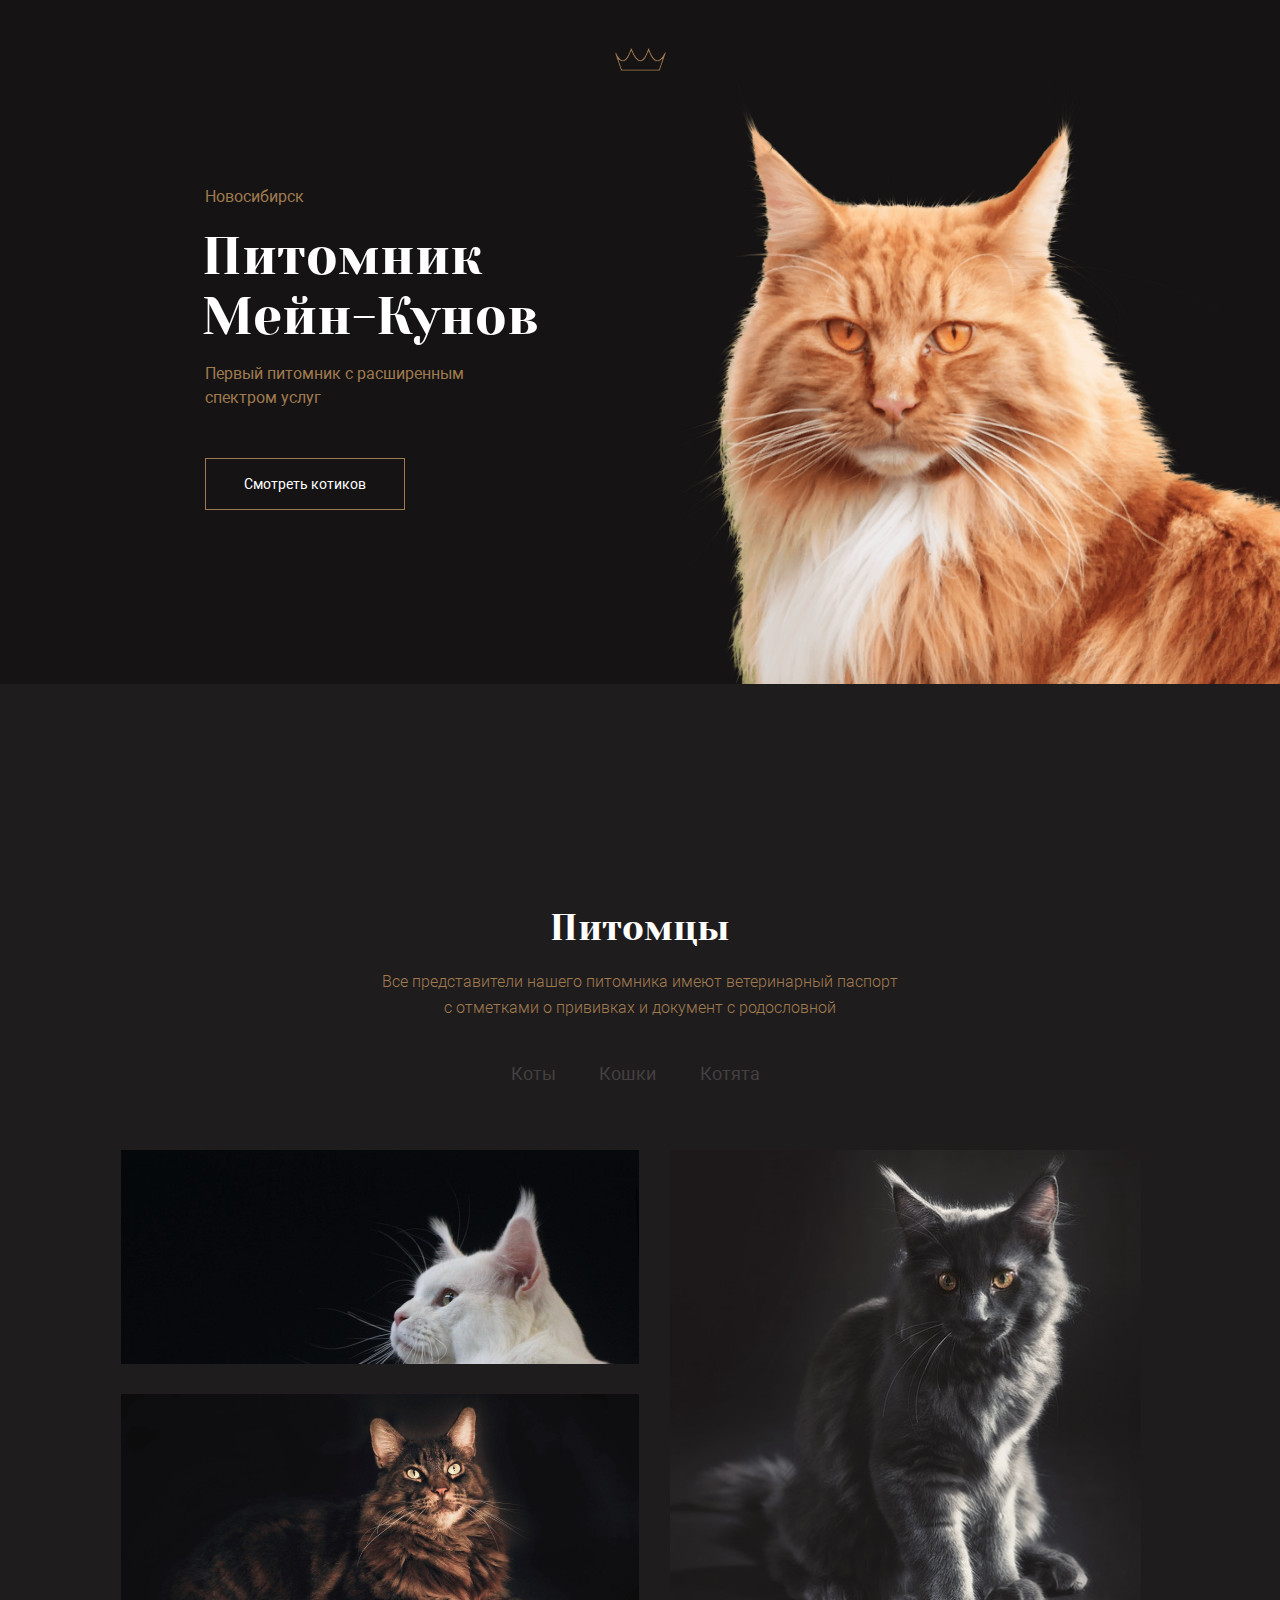
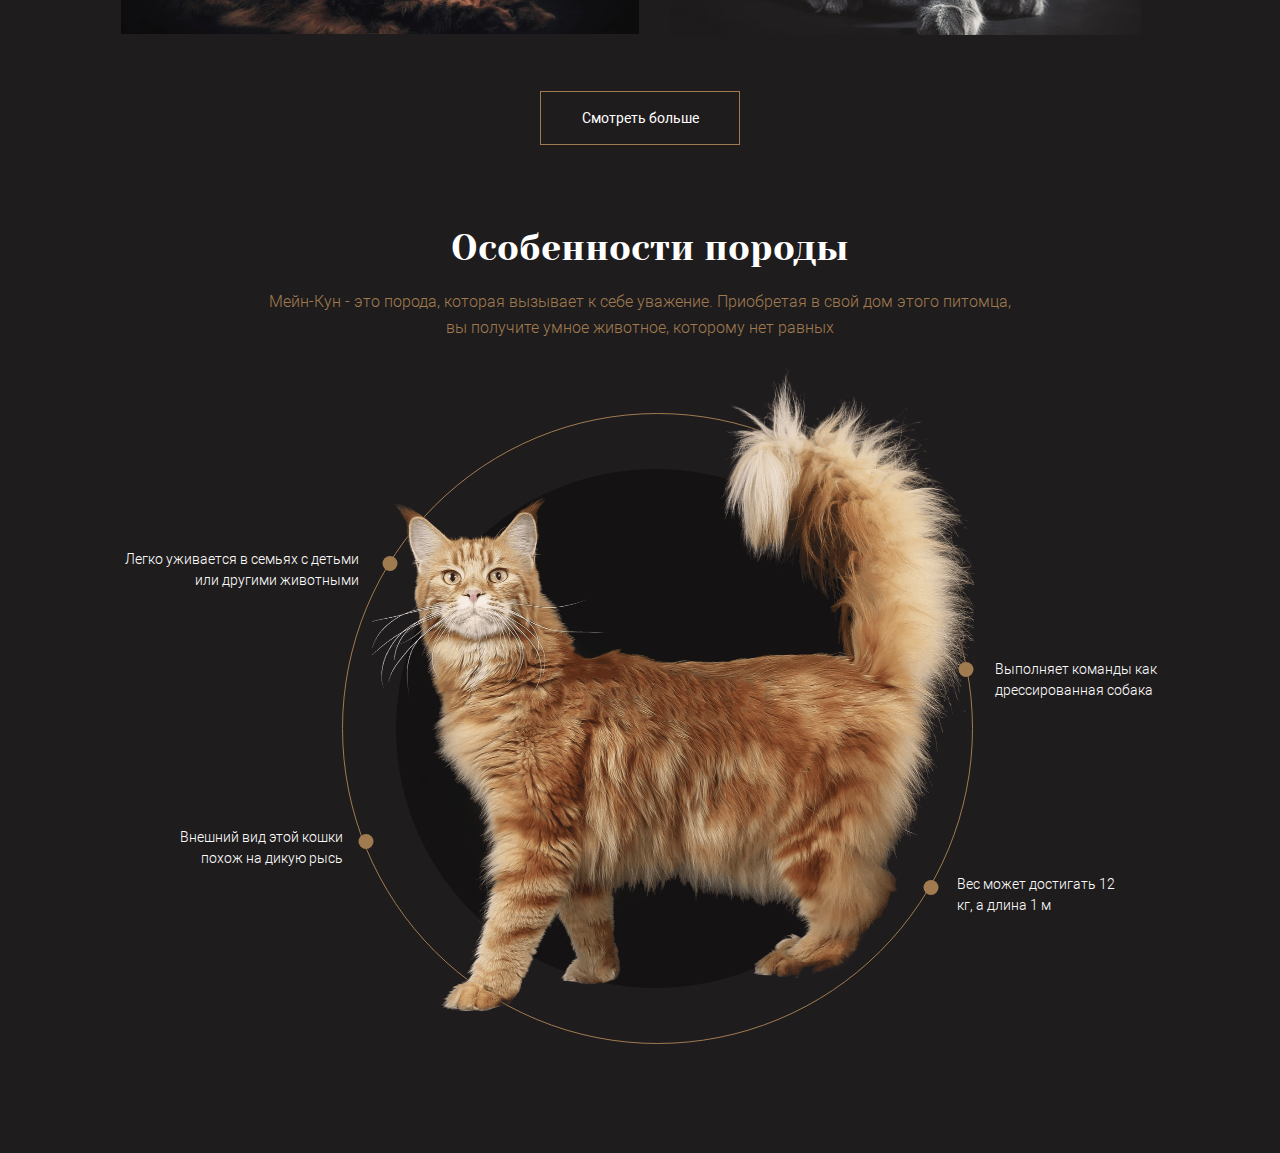
<file: code/index.html>
<!DOCTYPE html>
<html lang="ru">

<head>
  <meta charset="UTF-8">
  <meta name="description" content="Питомник Мейн-Кунов в Новосибирске. Первый питомник с расширенным спектром услуг">
  <meta name="viewport" content="width=device-width, initial-scale=1.0">
  <title>Питомник Мейн Кунов</title>
  <link rel="stylesheet" href="css/normalize.css">
  <link rel="stylesheet" href="css/style.css">
</head>

<body>
  <div style="display:none;">
    <svg xmlns="http://www.w3.org/2000/svg" xmlns:xlink="http://www.w3.org/1999/xlink">
    <symbol id="icon-crown" viewbox="0 0 49 23">
    <path d="M41.8399 22H6.99989C6.66144 22 6.3606 21.7851 6.25095 21.4657L1.0428 6.29874C0.901441 5.88527 1.12164 5.43605 1.5353 5.294C1.66216 5.25103 1.79446 5.24017 1.91725 5.26189C2.20359 5.27862 2.47046 5.45143 2.59415 5.73191C3.23797 7.19174 5.52829 11.9047 8.2001 11.9047C8.23318 11.9047 8.2667 11.9038 8.30068 11.9019C9.91229 11.8305 12.4328 9.97344 15.2885 1.53743C15.3977 1.21624 15.699 1 16.0384 1C16.3782 1 16.6795 1.21624 16.7887 1.53743C17.7637 4.41412 21.0318 11.8581 24.4253 11.8581C24.4344 11.8581 24.443 11.8576 24.4525 11.8576C26.0614 11.8382 28.5352 10.0354 31.1844 1.55507C31.2881 1.22438 31.594 1 31.9406 1H31.9483C32.298 1.00362 32.6039 1.23524 32.7008 1.57045C33.5105 4.35441 36.3821 11.6463 39.9043 11.9508C41.9622 12.12 44.2439 9.79475 46.4967 5.20172C46.6797 4.82669 47.1246 4.65796 47.5111 4.81855C47.8967 4.97824 48.0924 5.40981 47.9574 5.8052L42.5893 21.4657C42.4792 21.7856 42.1783 22 41.8399 22ZM7.56534 20.4189H41.2736L44.3758 11.3686C42.8765 12.9528 41.3542 13.6594 39.7666 13.5264C35.8656 13.1876 33.1888 7.57491 31.9442 4.27569C29.7458 10.4027 27.2915 13.4052 24.4706 13.4382C24.4552 13.4382 24.4407 13.4391 24.4253 13.4391C20.4831 13.4391 17.4398 7.40482 16.061 4.07619C13.7086 10.2743 11.1841 13.3559 8.37091 13.4817C6.92876 13.5373 5.67282 12.8198 4.59132 11.7554L7.56534 20.4189Z"></path>
    </symbol>
  </svg>
  </div>

  <header class="header">
    <div class="header__container container">
      <div class="header__wrapper">
        <a class="logo header__logo" aria-label="Логотип питомника Мейн Кунов">
          <svg class="crown crown--header" width="55" height="25">
            <use xlink:href="#icon-crown" x="0" y="0"></use>
          </svg>
        </a>
        <div class="header__content">
          <p class="header__city">Новосибирск</p>
          <h1 class="header__title">Питомник Мейн-Кунов</h1>
          <p class="header__lead">Первый питомник с расширенным спектром услуг</p>
          <a href="#" class="header__btn">Смотреть котиков</a>
        </div>
      </div>
    </div>
  </header>

  <main>
    <section class="section pets">
      <div class="section__wrapper pets__wrapper container">
        <h2 class="section__title pets__title">Питомцы</h2>
        <span class="section__lead pets__lead">Все представители нашего питомника имеют ветеринарный паспорт с отметками о прививках и документ с родословной</span>
        <ul class="pets__list">
          <li class="pets__item pets__item">
            <a class="pets__tab pets__tab--active" href="#pets-tab-content-1">Коты</a>
          </li>
          <li class="pets__item">
            <a class="pets__tab" href="#pets-tab-content-2">Кошки</a>
          </li>
          <li class="pets__item">
            <a class="pets__tab" href="#pets-tab-content-3">Котята</a>
          </li>
        </ul>

        <div class="pets__tab-content-wrapper">
          <div class="pets__tab-content show slider" id="pets-tab-content-1">
            <div class="pets__slider slider__list slider__container">
              <div class="gallery slider__wrapper">
                <div class="gallery__item gallery__item--top slider__slide">
                  <img class="gallery__item-img gallery__item-img--top" src="img/pets-list-1-desktop@2x.png" width="518" height="382" alt="Мейн Кун">
                </div>

                <div class="gallery__item gallery__item--buttom slider__slide">
                  <img class="gallery__item-img gallery__item-img--bottom" src="img/pets-list-2-desktop@2x.png" width="518" height="241" alt="Мейн Кун">
                </div>


                <div class="gallery__item gallery__item--large slider__slide slider__slide--active">
                  <img class="gallery__item-img gallery__item-img--large" src="img/pets-list-3-desktop@2x.png" width="471" height="485" alt="Мейн Кун">
                </div>
              </div>
            </div>

            <div class="pets__btn-wraper">
              <a src="#" class="pets__btn">Смотреть больше</a>
            </div>

          </div>
        </div>
      </div>
    </section>

    <section class="section breed-features">
      <div class="container">
        <div class="section__wrapper breed-features__wrapper">
          <h6 class="section__title breed-features__title">Особенности породы</h6>
          <p class="section__lead breed-features__lead">
            Мейн-Кун - это порода, которая вызывает к себе уважение. Приобретая в свой дом этого питомца, вы получите умное животное, которому нет равных
          </p>
          <div class="breed-features__image">
            <img src="img/breed-features-desktop@2x.png" width="602" height="655" alt="Изображение рыжего Мейн Куна">
          </div>
          <ul class="breed-features__list">
            <li class="breed-features__item breed-features__item--cohabitation">
              Легко уживается в семьях с детьми или другими животными
            </li>
            <li class="breed-features__item breed-features__item--instruction">
              Выполняет команды как дрессированная собака
            </li>
            <li class="breed-features__item breed-features__item--weight">
              Вес может достигать 12 кг, а длина 1 м
            </li>
            <li class="breed-features__item breed-features__item--appearance">
              Внешний вид этой кошки похож на дикую рысь
            </li>
          </ul>
        </div>
      </div>
    </section>

  </main>
</body>

</html>
</file>
<file: code/css/style.css>
@font-face {
  font-family: "Roboto";
  src: url("../fonts/Robotolight.woff2"), url("../fonts/Robotolight.woff");
  font-weight: 300;
  font-style: normal;
}

@font-face {
  font-family: "Roboto";
  src: url("../fonts/Roboto.woff2"), url("../fonts/Roboto.woff");
  font-weight: normal;
  font-style: normal;
}

@font-face {
  font-family: "Roboto";
  src: url("../fonts/Robotomedium.woff2"), url("../fonts/Robotomedium.woff");
  font-weight: 500;
  font-style: normal;
}

@font-face {
  font-family: "Roboto";
  src: url("../fonts/Robotobold.woff2"), url("../fonts/Robotobold.woff");
  font-weight: bold;
  font-style: normal;
}

@font-face {
  font-family: "Yeseva One";
  src: url("../fonts/yesevaone.woff2"), url("../fonts/yesevaone.woff");
  font-weight: normal;
  font-style: normal;
}

html {
  box-sizing: border-box;
}

*,
*::before,
*::after {
  box-sizing: inherit;
}

body {
  min-width: 320px;
  margin: 0;
  padding: 0;
  font-family: "Roboto", "Arial", sans-serif;
  font-size: 11px;
  line-height: 16px;
  font-weight: 400;
  color: #ffffff;
  background-color: #151313;
}

a {
  text-decoration: none;
}

img {
  max-width: 100%;
  height: auto;
}

.visually-hidden:not(:focus):not(:active) {
  position: absolute;
  overflow: hidden;
  clip: rect(0, 0, 0, 0);
  width: 1px;
  height: 1px;
  margin: -1px;
  padding: 0;
  white-space: nowrap;
  border: 0;
  clip-path: inset(100%);
}



.pets_btn:hover {
    color: #fff;
    background-color: blue;
}
.pets_tab:hover {


}

.gallery_item-img:hover {

}

.breed-features_item:hover {

}

.container {
  position: relative;
  max-width: 1286px;
  margin: 0 auto;
  padding: 0 40px;
}
.container2 {
    display: flex;
  position: relative;
  max-width: 1286px;
  margin: 0 auto;
  padding: 0 40px;
}
.col-1 {
    flex: 1;
}

.row {
    flex-direction: row;
}

.column {
    flex-direction: column;
}
.viravnivanie {
    margin-right: 10px;
    text-align: center;
}

.section__wrapper {
  display: flex;
  flex-direction: column;
  justify-content: flex-start;
  align-items: center;
}

.section__title {
  margin: 0;
  font-family: "Yeseva One", "Georgia", serif;
  font-style: normal;
  font-weight: normal;
  font-size: 36px;
  line-height: 42px;
  color: #ffffff;
  text-align: center;
}


.section__lead {
  margin: 0;
  font-family: "Roboto", "Arial", sans-serif;
  font-style: normal;
  font-weight: 300;
  font-size: 16px;
  line-height: 26px;
  text-align: center;
  color: #a07b50;
}


.header {
  position: relative;
  background-color: #151313;
}

.header__container {
  position: relative;
  max-width: 1366px;
  margin: 0 auto;
  padding: 0 80px;
  background-image: url("../img/main-cat-desktop@2x.png");
  background-repeat: no-repeat;
  background-size: 600px auto;
  background-position: right 0 bottom 0;
}
.breed-features__item--cohabitation2 {
  font-size: 14px;
  line-height: 21px;
  top: 343px;
  left: -409px;
  max-width: 255px;
    margin-right: 10px;
    text-align: center;
    color: #fff;
}

.breed-features__item--cohabitation3 {
    color: #999;
    text-decoration: none;
}
.breed-features__item--cohabitation3:hover {
    color: #777;
}

.header__wrapper {
  margin: 0 auto;
  width: auto;
  position: relative;
  display: flex;
  flex-direction: row;
  justify-content: flex-start;
  flex-wrap: wrap;
  padding-top: 47px;
  padding-bottom: 64px;
  overflow: hidden;
  z-index: 2;
}

.header__logo {
  display: block;
  width: 100%;
  margin-bottom: 78px;
  text-align: center;
}

.header__logo svg {
  fill: #a07b50;
  stroke: #151313;
  stroke-width: 0.8;
  transition: fill 0.3s ease-out;
}

.header__logo svg:hover,
.header__logo svg:focus {
  fill: #ffffff;
}

.header__content {
  width: auto;
  padding-left: 125px;
  padding-left: 125px;
}

.header__city {
  font-family: "Roboto", "Arial", sans-serif;
  font-style: normal;
  font-weight: normal;
  font-size: 16px;
  line-height: 24px;
  text-align: left;
  color: #a07b50;
  max-width: 330px;
  margin-top: 30px;
  margin-bottom: 17px;
}

@media (max-width: 767px) {
  .header__city {
    font-size: 14px;
    line-height: 150%;
    margin-bottom: 5px;
    max-width: 277px;
  }
}

.header__title {
  margin: 0;
  margin-bottom: 16px;
  font-family: "Yeseva One", "Georgia", serif;
  font-style: normal;
  font-weight: normal;
  font-size: 52px;
  line-height: 60px;
  color: #ffffff;
  max-width: 350px;
  transform: translateX(-3px);
}

.header__lead {
  margin: 0;
  font-family: "Roboto", "Arial", sans-serif;
  font-style: normal;
  font-weight: normal;
  font-size: 16px;
  line-height: 24px;
  text-align: left;
  color: #a07b50;
  max-width: 330px;
  margin-bottom: 48px;
}

.header__btn {
  text-align: center;
  width: 200px;
  font-family: "Roboto", "Arial", sans-serif;
  font-style: normal;
  font-weight: normal;
  font-size: 14px;
  line-height: 14px;
  color: #ffffff;
  display: block;
  overflow: hidden;
  cursor: pointer;
  border: 1px solid #a07b50;
  background-color: transparent;
  text-decoration: none;
  padding: 18px;
  transition: color 0.3s ease-out, border 0.3s ease-out;
  margin-bottom: 110px;
}
.header__btn:hover {
    text-align: center;
  width: 200px;
  font-family: "Roboto", "Arial", sans-serif;
  font-style: normal;
  font-weight: normal;
  font-size: 14px;
  line-height: 14px;
  color: #000;
  display: block;
  overflow: hidden;
  cursor: pointer;
  border: 1px solid #a07b50;
  background-color: #a07b50;
  text-decoration: none;
  padding: 18px;
  transition: color 0.3s ease-out, border 0.3s ease-out;
  margin-bottom: 110px;
}

.slider {
  position: relative;
  display: flex;
  flex-direction: row;
  justify-content: space-between;
  align-items: center;
}

.slider__container {
  margin-left: auto;
  margin-right: auto;
  position: relative;
  overflow: hidden;
  list-style: none;
  padding: 0;
}

.slider__wrapper {
  position: relative;
  width: 100%;
  height: 100%;
  z-index: 1;
  display: flex;
  transition-property: transform;
  box-sizing: content-box;
}

.slider__slide {
  flex-shrink: 0;
  width: 100%;
  height: 100%;
  position: relative;
  transition-property: transform;
}

.slider__button {
  z-index: 5;
  display: block;
  width: 14px;
  height: 31px;
  border: none;
  background-color: transparent;
  cursor: pointer;
  background-repeat: no-repeat;
  background-position: center;
}

.slider__button::after {
  display: none;
}

.slider__button--prev,
.slider__button--next {
  position: absolute;
  top: 50%;
}

.slider__button--prev {
  left: 0;
  background-image: url("../img/arrowPrev.svg");
}

.slider__button--next {
  right: 0;
  background-image: url("../img/arrowNext.svg");
}


.pets {
  background-color: #1f1c1d;
}

.pets__tab-content-wrapper {
  width: 100%;
}

.pets__wrapper {
  padding-top: 223px;
  padding-bottom: 21px;
}

.pets__title {
  margin-bottom: 20px;
}

.pets__lead {
  margin-bottom: 42px;
  max-width: 523px;
}

.pets__list {
  margin: 0 auto;
  padding: 0;
  list-style: none;
  text-align: center;
  display: flex;
  flex-direction: row;
  justify-content: flex-start;
  flex-wrap: wrap;
  width: 259px;
  margin-bottom: 66px;
  padding-right: 10px;
}

.pets__item {
  margin-right: auto;
}

.pets__item:last-of-type {
  margin-right: 0;
}

.pets__tab {
  display: block;
  font-family: "Roboto", "Arial", sans-serif;
  font-style: normal;
  font-weight: normal;
  font-size: 18px;
  line-height: 21px;
  text-decoration: none;
  color: #666;
  border: none;
  background-color: transparent;
  cursor: pointer;
  opacity: 0.5;
  transition: opacity 0.3s ease-out;
}
.pets__tab:hover {
  display: block;
  font-family: "Roboto", "Arial", sans-serif;
  font-style: normal;
  font-weight: normal;
  font-size: 18px;
  line-height: 21px;
  text-decoration: none;
  color: #ffffff;
  border: none;
  background-color: transparent;
  cursor: pointer;
  opacity: 0.5;
  transition: opacity 0.3s ease-out;
}
}

.pets__tab--active {
  color: #fff;
}

.pets__tab-content {
  display: none;
}

.pets__tab-content button {
  display: none;
  margin: 0;
}

.pets__sliders-wrapper {
  display: flex;
  flex-direction: row;
  justify-content: space-between;
  align-items: center;
  align-self: stretch;
}

.pets__btn-wraper {
  width: 100%;
}

.pets__btn {
  margin: 0 auto 40px;
  margin-bottom: 40px;
  width: 200px;
  font-family: "Roboto", "Arial", sans-serif;
  font-style: normal;
  font-weight: normal;
  font-size: 14px;
  line-height: 16px;
  color: #ffffff;
  display: block;
  overflow: hidden;
  cursor: pointer;
  border: 1px solid #a07b50;
  background-color: transparent;
  text-align: center;
  text-decoration: none;
  padding: 18px;
  transition: color 0.3s ease-out, border 0.3s ease-out;
}
.pets__btn:hover {
    margin: 0 auto 40px;
  margin-bottom: 40px;
  width: 200px;
  font-family: "Roboto", "Arial", sans-serif;
  font-style: normal;
  font-weight: normal;
  font-size: 14px;
  line-height: 16px;
  color: #000;
  display: block;
  overflow: hidden;
  cursor: pointer;
  border: 1px solid #a07b50;
  background-color: #a07b50;
  text-align: center;
  text-decoration: none;
  padding: 18px;
  transition: color 0.3s ease-out, border 0.3s ease-out;
}

.gallery {
  display: block;
  width: 100%;
  max-width: 1068px;
  height: auto;
  margin: 0 auto 56px;
  column-count: 2;
  column-gap: 30px;
  padding-left: 30px;
}

@media (max-width: 1023px) {
  .gallery {
    display: flex;
    height: 495px;
    column-count: 1;
    column-gap: 0;
    margin-bottom: 56px;
    padding-left: 0;
  }
}

.gallery__wrapper {
  display: flex;
  flex-direction: row;
  justify-content: flex-start;
}

.gallery__layout-column {
  margin-right: 35px;
}

.gallery__item {
  flex-shrink: 1;
  line-height: 0;
  break-inside: avoid;
  page-break-inside: avoid;
  overflow: hidden;
  width: 100%;
}

.gallery__item--top {
  margin-bottom: 30px;
  height: 214px;
}

.gallery__item--bottom {
  height: 241px;
}

.gallery__item--large {
  width: calc(100% - 30px);
  max-width: 474px;
  height: 485px;
}

.gallery__item img {
  line-height: 0;
}

.gallery__item-img1 {
  width: 100%;
  height: 100%;
  object-fit: cover;
  object-position: center;
    background: #000;
}
.gallery__item-img2 {
  width: 100%;
  height: 100%;
  object-fit: cover;
  object-position: center;
    background: #000;
}
.gallery__item-img3 {
  width: 100%;
  height: 100%;
  object-fit: cover;
  object-position: center;
    background: 100% #000;
}


.gallery__item-img1:hover {
    width: 99%;
    height: 99%;
}
.gallery__item-img2:hover {
    width: 99%;
    height: 99%;
}
.gallery__item-img3:hover {
    width: 99%;
    height: 99%;
}


.breed-features {
  background-color: #1f1c1d;
}

.breed-features__wrapper {
  position: relative;
  padding-top: 21px;
  padding-bottom: 129px;
}

.breed-features__title {
  margin-bottom: 20px;
  transform: translateX(10px);
}

.breed-features__image {
  width: 602px;
  margin: 0 auto;
  position: relative;
  z-index: 1;
  transform: translateX(33px);
}

.breed-features__image::before {
  content: "";
  border-radius: 10px;
  position: absolute;
  top: 105px;
  left: 24px;
  z-index: -1;
  width: 519px;
  height: 519px;
  border-radius: 50%;
  background-color: rgba(0, 0, 0, 0.35);
}

.breed-features__image::after {
  content: "";
  position: absolute;
  top: 49px;
  left: -30px;
  z-index: -1;
  border-radius: 50%;
  width: 631px;
  height: 631px;
  border: 1px solid #a07b50;
}

.breed-features__lead {
  margin-bottom: 23px;
  width: 62%;
}

.breed-features__list {
  margin: 0;
  padding: 0;
  list-style: none;
  position: absolute;
  top: 0;
  left: 50%;
  transform: translateX(-50%);
  z-index: 2;
  font-size: 16px;
  font-family: "Roboto", "Arial", sans-serif;
  font-weight: 300;
  line-height: 25px;
}

.breed-features__item {
  font-family: "Roboto", "Arial", sans-serif;
  font-style: normal;
  font-weight: 300;
  font-size: 16px;
  line-height: 23px;
  color: #ffffff;
  position: relative;
}

.breed-features__item::before {
  content: "";
  position: absolute;
  top: 7px;
  width: 15px;
  height: 15px;
  background-color: #a07b50;
    color: #a07b50;
    border-radius: 10px;
}

.breed-features__item--cohabitation {
  font-size: 14px;
  line-height: 21px;
  top: 343px;
  left: -409px;
  max-width: 255px;
  text-align: right;
}

.breed-features__item--cohabitation::before {
  right: -39px;
}

.breed-features__item--instruction {
  top: 411px;
  right: -482px;
  max-width: 201px;
    font-size: 14px;
    line-height: 21px;
}

.breed-features__item--instruction::before {
  top: 3px;
  left: -36px;
}

.breed-features__item--weight {
  top: 584px;
  right: -444px;
  max-width: 160px;
    font-size: 14px;
    line-height: 21px;
}

.breed-features__item--weight::before {
  top: 6px;
  left: -33px;
}

.breed-features__item--appearance {
  max-width: 200px;
  top: 495px;
  left: -370px;
  text-align: right;
    font-size: 14px;
    line-height: 21px;
}

.breed-features__item--appearance::before {
  right: -31px;
}

@media (max-width: 1170px) {
  .breed-features__item--cohabitation {
    left: -368px;
    max-width: 167px;
  }

  .breed-features__item--instruction {
    right: -442px;
    max-width: 132px;
  }

  .breed-features__item--weight {
    right: -342px;
    max-width: 110px;
  }

  .breed-features__item--appearance {
    left: -295px;
    max-width: 140px;
  }
}

.advantages {
  background-color: #151313;
    flex: 1 0 auto;
}

.advantages__wrapper {
  padding-top: 83px;
  padding-bottom: 64px;
}

.advantages__title {
  margin-bottom: 20px;
}

.advantages__lead {
  margin-bottom: 46px;
  word-spacing: 2px;
}

.advantages__list {
  margin: 0 auto;
  padding: 0;
  list-style: none;
  display: flex;
  flex-direction: row;
  justify-content: flex-start;
  width: 95%;
}

.advantages__item {
  background-color: #1f1c1d;
  width: 31.4%;
  min-height: 301px;
  margin-right: 2.9%;
  margin-bottom: 2.9%;
  padding-top: 19.8px;
  padding-bottom: 19.8px;
}

.advantages__item:last-of-type {
  margin-right: 0;
}

.advantages__link {
  display: block;
  max-width: 320px;
  min-height: 263px;
  margin: auto;
  font-family: "Roboto", "Arial", sans-serif;
  font-style: normal;
  font-weight: 300;
  font-size: 16px;
  line-height: 26px;
  text-align: center;
  color: #ffffff;
  padding-top: 47px;
  padding-bottom: 16px;
  transition: background-color 0.3s ease-out, fill 0.3s ease-out, stroke 0.3s ease-out;
  position: relative;
}

.advantages__link--24hours::before,
.advantages__link--consult::before,
.advantages__link--individual::before {
  display: block;
  content: "";
  position: absolute;
  top: 47px;
  left: 110px;
}

.advantages__link--24hours::before {
  width: 107px;
  height: 97px;
  background-image: url(../img/feature-24hours.png);
}

.advantages__link--consult::before {
  width: 99px;
  height: 107px;
  background-image: url(../img/feature-consult.png);
}

.advantages__link--individual::before {
  width: 71px;
  height: 108px;
  background-image: url(../img/feature-individual.png);
}

.advantages__link span {
  display: block;  margin: 0 auto;
  margin-bottom: 10px;
  margin-top: 115px;  max-width: 233px;
}

.show {
  display: block;
}
</file>
